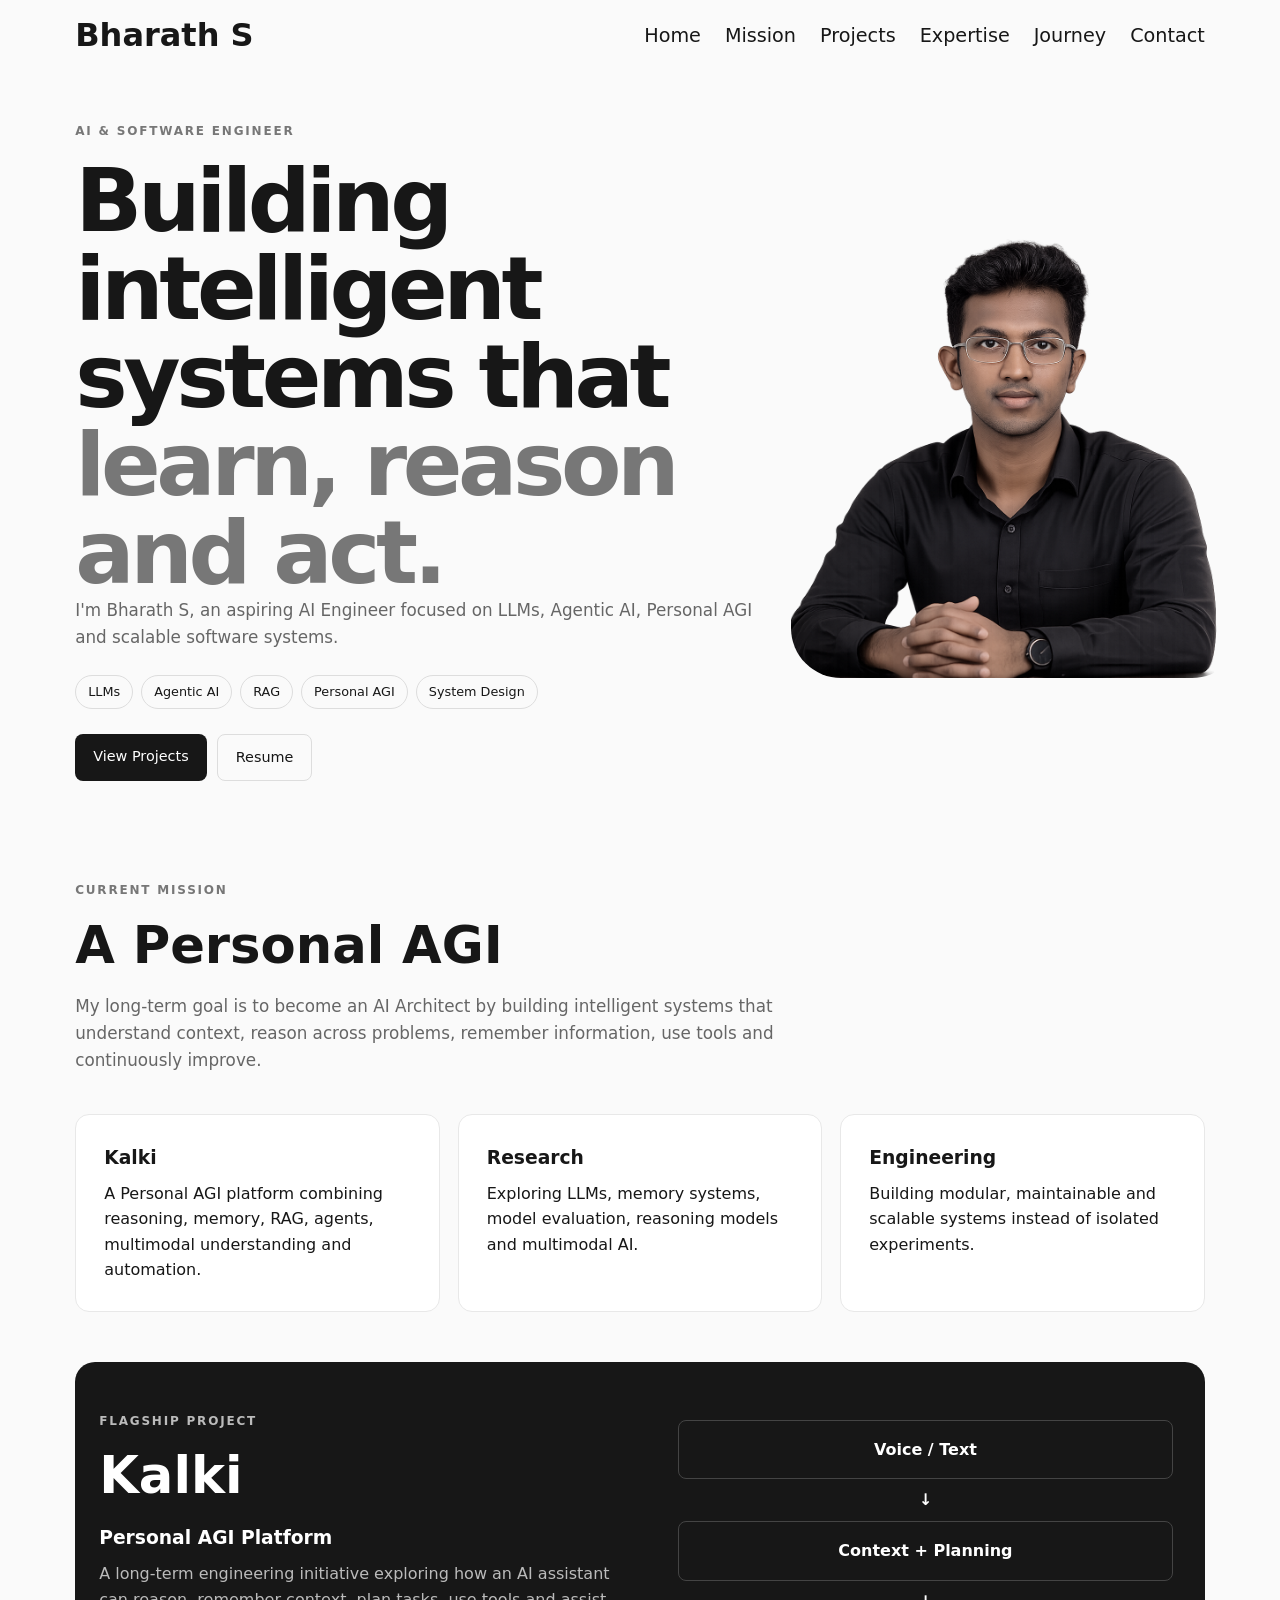
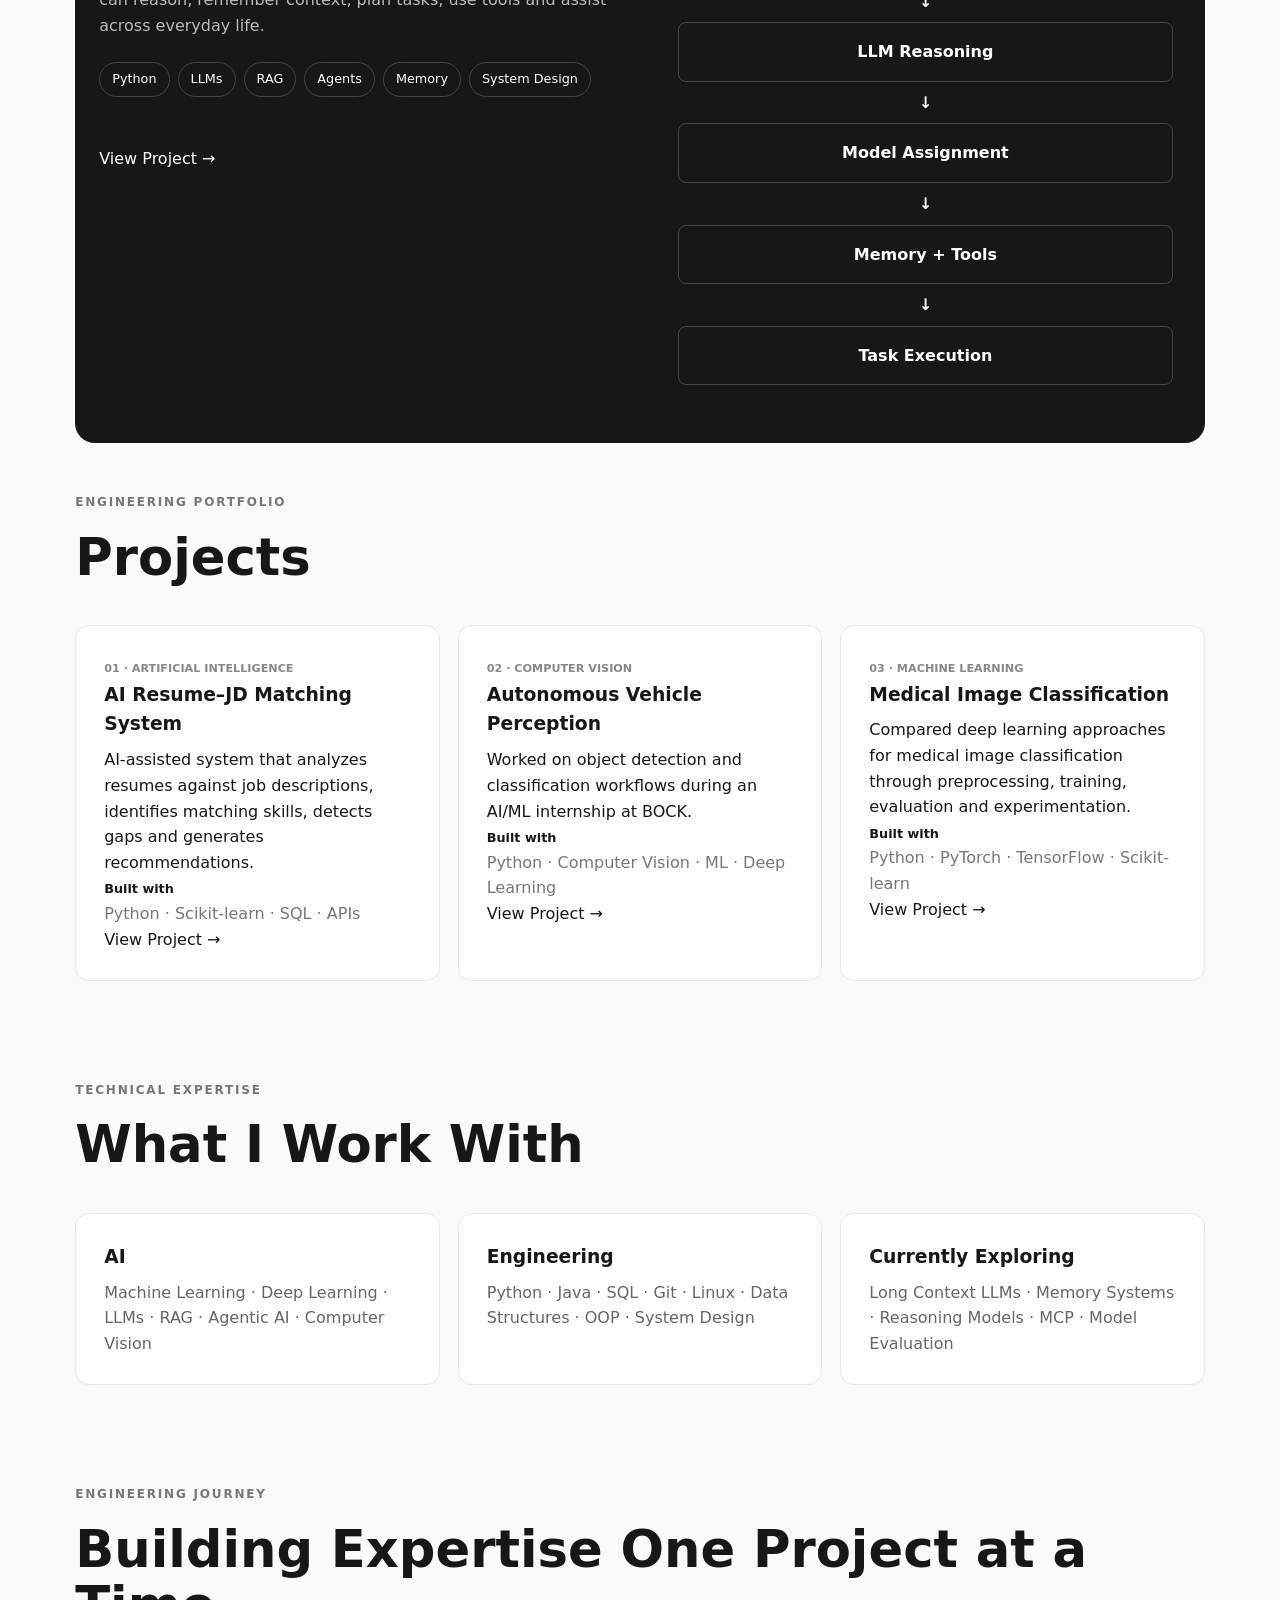
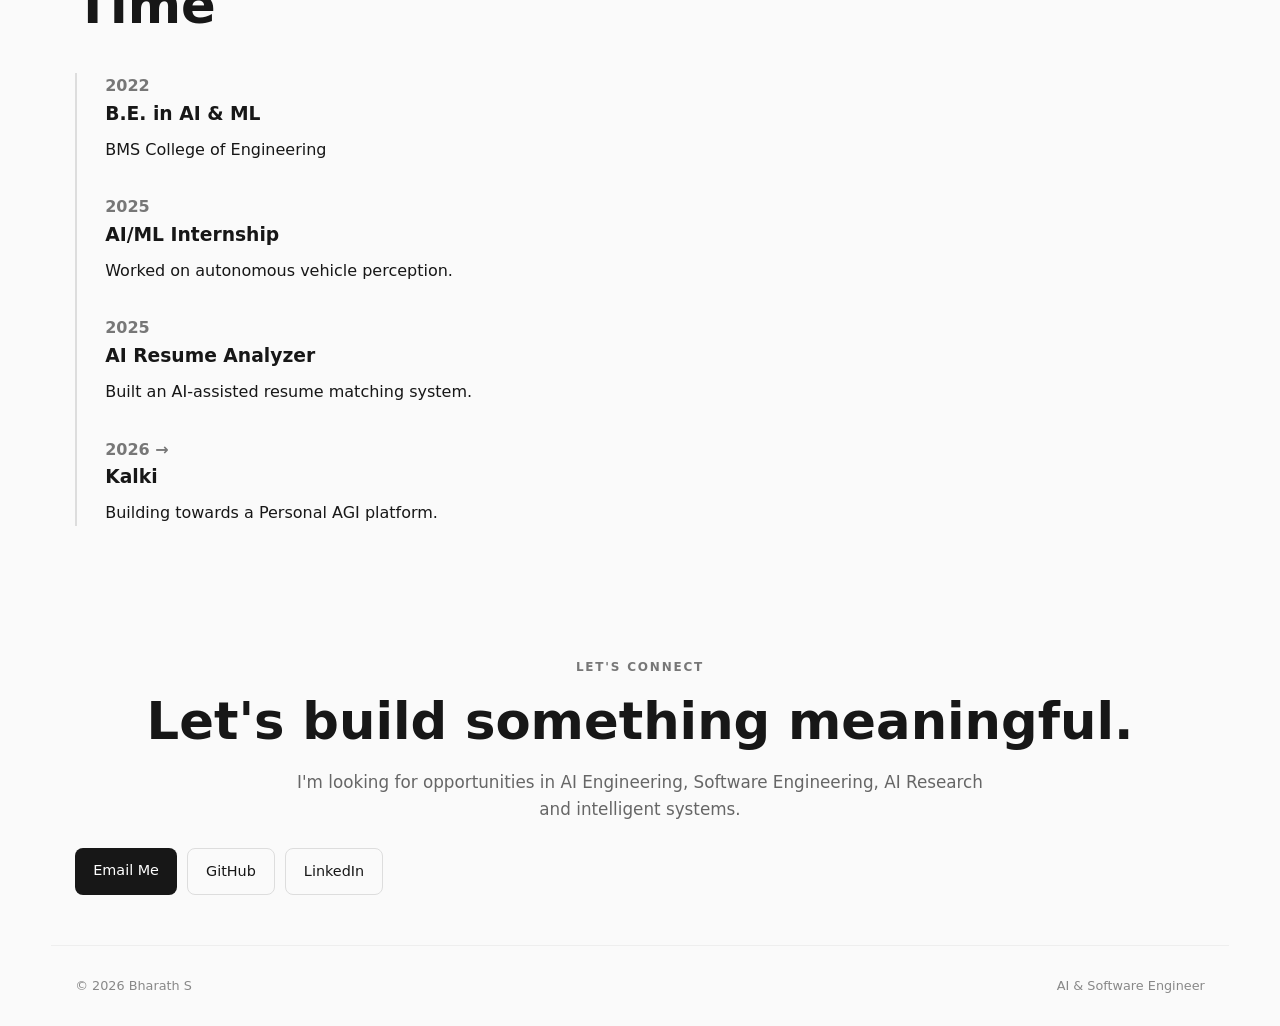
<file: index.html>
<!DOCTYPE html>
<html lang="en">
<head>
    <meta charset="UTF-8">
    <meta name="viewport" content="width=device-width, initial-scale=1.0">

    <title>Bharath S | AI & Software Engineer</title>

    <meta name="description"
          content="Bharath S — AI & Software Engineer building intelligent systems with LLMs, agents, RAG and scalable software engineering.">

    <link rel="stylesheet" href="style.css">
</head>

<body>

<header>
    <a class="logo" href="#home">Bharath S</a>

    <nav id="nav">
        <a href="#home">Home</a>
        <a href="#mission">Mission</a>
        <a href="#projects">Projects</a>
        <a href="#skills">Expertise</a>
        <a href="#journey">Journey</a>
        <a href="#contact">Contact</a>
    </nav>

    <button id="menu">☰</button>
</header>


<main>

<!-- HERO -->

<section id="home" class="hero">

    <div>
        <p class="eyebrow">AI & SOFTWARE ENGINEER</p>

        <h1>
            Building intelligent systems
            that <span>learn, reason and act.</span>
        </h1>

        <p class="lead">
            I'm Bharath S, an aspiring AI Engineer focused on
            LLMs, Agentic AI, Personal AGI and scalable software systems.
        </p>

        <div class="tags">
            <span>LLMs</span>
            <span>Agentic AI</span>
            <span>RAG</span>
            <span>Personal AGI</span>
            <span>System Design</span>
        </div>

        <div class="buttons">
            <a class="button" href="#projects">View Projects</a>
            <a class="button secondary" href="assets/Bharath_resume.pdf", target="_blank">
                Resume
            </a>
        </div>
    </div>

    <div class="photo">
        <img src="assets/Bharath_profile.png" alt="Bharath S">
    </div>

</section>


<!-- MISSION -->

<section id="mission">

    <p class="eyebrow">CURRENT MISSION</p>

    <h2>A Personal AGI</h2>

    <p class="section-text">
        My long-term goal is to become an AI Architect by building
        intelligent systems that understand context, reason across
        problems, remember information, use tools and continuously improve.
    </p>

    <div class="grid three">

        <article>
            <h3>Kalki</h3>
            <p>
                A Personal AGI platform combining reasoning, memory,
                RAG, agents, multimodal understanding and automation.
            </p>
        </article>

        <article>
            <h3>Research</h3>
            <p>
                Exploring LLMs, memory systems, model evaluation,
                reasoning models and multimodal AI.
            </p>
        </article>

        <article>
            <h3>Engineering</h3>
            <p>
                Building modular, maintainable and scalable systems
                instead of isolated experiments.
            </p>
        </article>

    </div>

</section>


<!-- KALKI -->
<section class="featured">

    <div>
        <p class="eyebrow">FLAGSHIP PROJECT</p>

        <h2>Kalki</h2>

        <h3>Personal AGI Platform</h3>

        <p>
            A long-term engineering initiative exploring how an AI
            assistant can reason, remember context, plan tasks,
            use tools and assist across everyday life.
        </p>

        <div class="tags">
            <span>Python</span>
            <span>LLMs</span>
            <span>RAG</span>
            <span>Agents</span>
            <span>Memory</span>
            <span>System Design</span>
        </div>
    </br>
        <a href="Kalki.html" target="_blank" class="link" style="text-align: center ;">View Project →</a>
    </div>
    
    <div class="architecture">
        <div>Voice / Text</div>
        ↓
        <div>Context + Planning</div>
        ↓
        <div>LLM Reasoning</div>
        ↓
        <div>Model Assignment</div>
        ↓
        <div>Memory + Tools</div>
        ↓
        <div>Task Execution</div>
    </div>
    
</section>

<!-- PROJECTS -->

<section id="projects">

    <p class="eyebrow">ENGINEERING PORTFOLIO</p>

    <h2>Projects</h2>

    <div class="grid">

        <article class="project">
            <small>01 · ARTIFICIAL INTELLIGENCE</small>

            <h3>AI Resume–JD Matching System</h3>

            <p>
                AI-assisted system that analyzes resumes against
                job descriptions, identifies matching skills,
                detects gaps and generates recommendations.
            </p>

            <strong>Built with</strong>

            <p class="muted">
                Python · Scikit-learn · SQL · APIs
            </p>

            <a href="#" class="link">View Project →</a>
        </article>


        <article class="project">
            <small>02 · COMPUTER VISION</small>

            <h3>Autonomous Vehicle Perception</h3>

            <p>
                Worked on object detection and classification
                workflows during an AI/ML internship at BOCK.
            </p>

            <strong>Built with</strong>

            <p class="muted">
                Python · Computer Vision · ML · Deep Learning
            </p>

            <a href="#" class="link">View Project →</a>
        </article>


        <article class="project">
            <small>03 · MACHINE LEARNING</small>

            <h3>Medical Image Classification</h3>

            <p>
                Compared deep learning approaches for medical
                image classification through preprocessing,
                training, evaluation and experimentation.
            </p>

            <strong>Built with</strong>

            <p class="muted">
                Python · PyTorch · TensorFlow · Scikit-learn
            </p>

            <a href="#" class="link">View Project →</a>
        </article>

    </div>

</section>


<!-- EXPERTISE -->

<section id="skills">

    <p class="eyebrow">TECHNICAL EXPERTISE</p>

    <h2>What I Work With</h2>

    <div class="skills">

        <div>
            <h3>AI</h3>
            <p>
                Machine Learning · Deep Learning · LLMs ·
                RAG · Agentic AI · Computer Vision
            </p>
        </div>

        <div>
            <h3>Engineering</h3>
            <p>
                Python · Java · SQL · Git · Linux ·
                Data Structures · OOP · System Design
            </p>
        </div>

        <div>
            <h3>Currently Exploring</h3>
            <p>
                Long Context LLMs · Memory Systems ·
                Reasoning Models · MCP · Model Evaluation
            </p>
        </div>

    </div>

</section>


<!-- JOURNEY -->

<section id="journey">

    <p class="eyebrow">ENGINEERING JOURNEY</p>

    <h2>Building Expertise One Project at a Time</h2>

    <div class="timeline">

        <div>
            <b>2022</b>
            <h3>B.E. in AI & ML</h3>
            <p>BMS College of Engineering</p>
        </div>

        <div>
            <b>2025</b>
            <h3>AI/ML Internship</h3>
            <p>Worked on autonomous vehicle perception.</p>
        </div>

        <div>
            <b>2025</b>
            <h3>AI Resume Analyzer</h3>
            <p>Built an AI-assisted resume matching system.</p>
        </div>

        <div>
            <b>2026 →</b>
            <h3>Kalki</h3>
            <p>Building towards a Personal AGI platform.</p>
        </div>

    </div>

</section>


<!-- CONTACT -->

<section id="contact" class="contact">

    <p class="eyebrow">LET'S CONNECT</p>

    <h2>Let's build something meaningful.</h2>

    <p>
        I'm looking for opportunities in AI Engineering,
        Software Engineering, AI Research and intelligent systems.
    </p>

    <div class="buttons">
        <a class="button" href="mailto:bharathh31313@gmail.com">
            Email Me
        </a>

        <a class="button secondary"
           href="https://github.com/Bharath-s-engineer"
           target="_blank">
            GitHub
        </a>

        <a class="button secondary"
           href="https://www.linkedin.com/in/bharath-s-80394927a/"
           target="_blank">
            LinkedIn
        </a>
    </div>

</section>

</main>


<footer>
    <p>© <span id="year"></span> Bharath S</p>
    <p>AI & Software Engineer</p>
</footer>


<script src="script.js"></script>

</body>
</html>
</file>
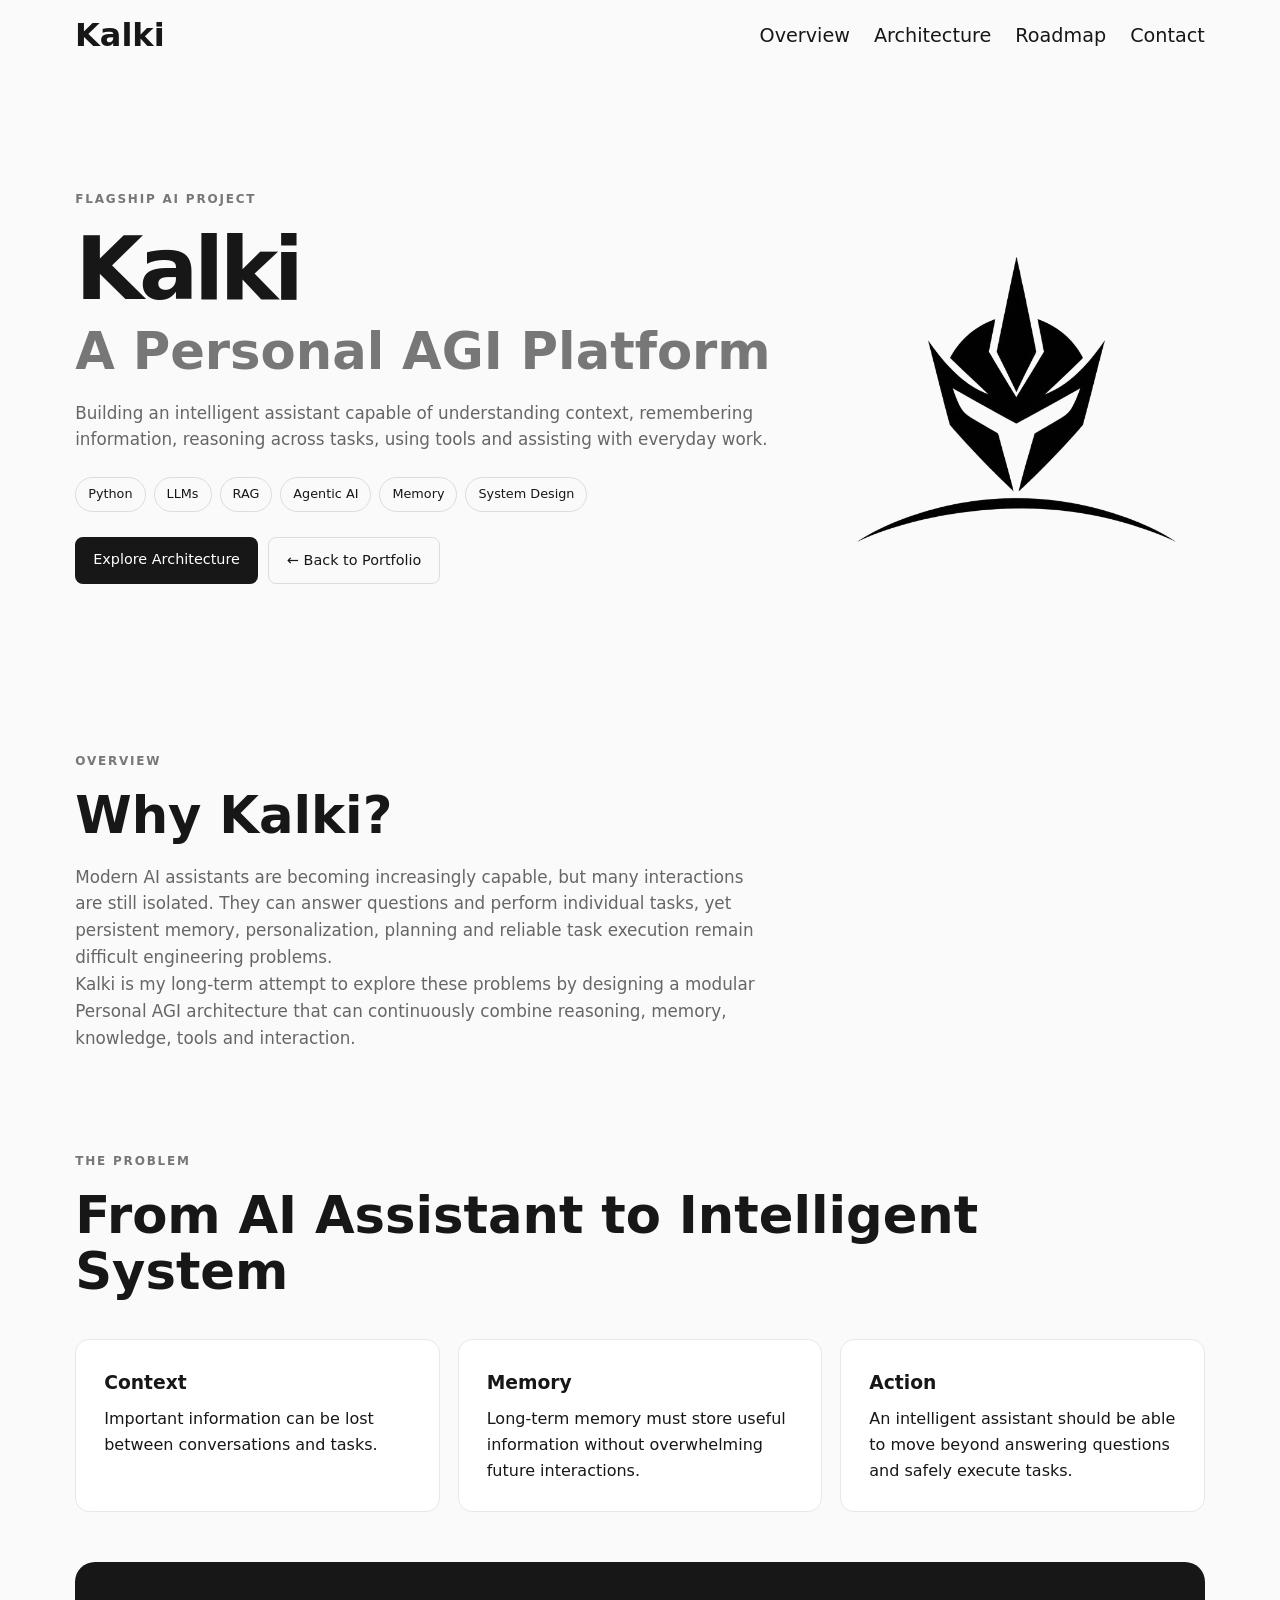
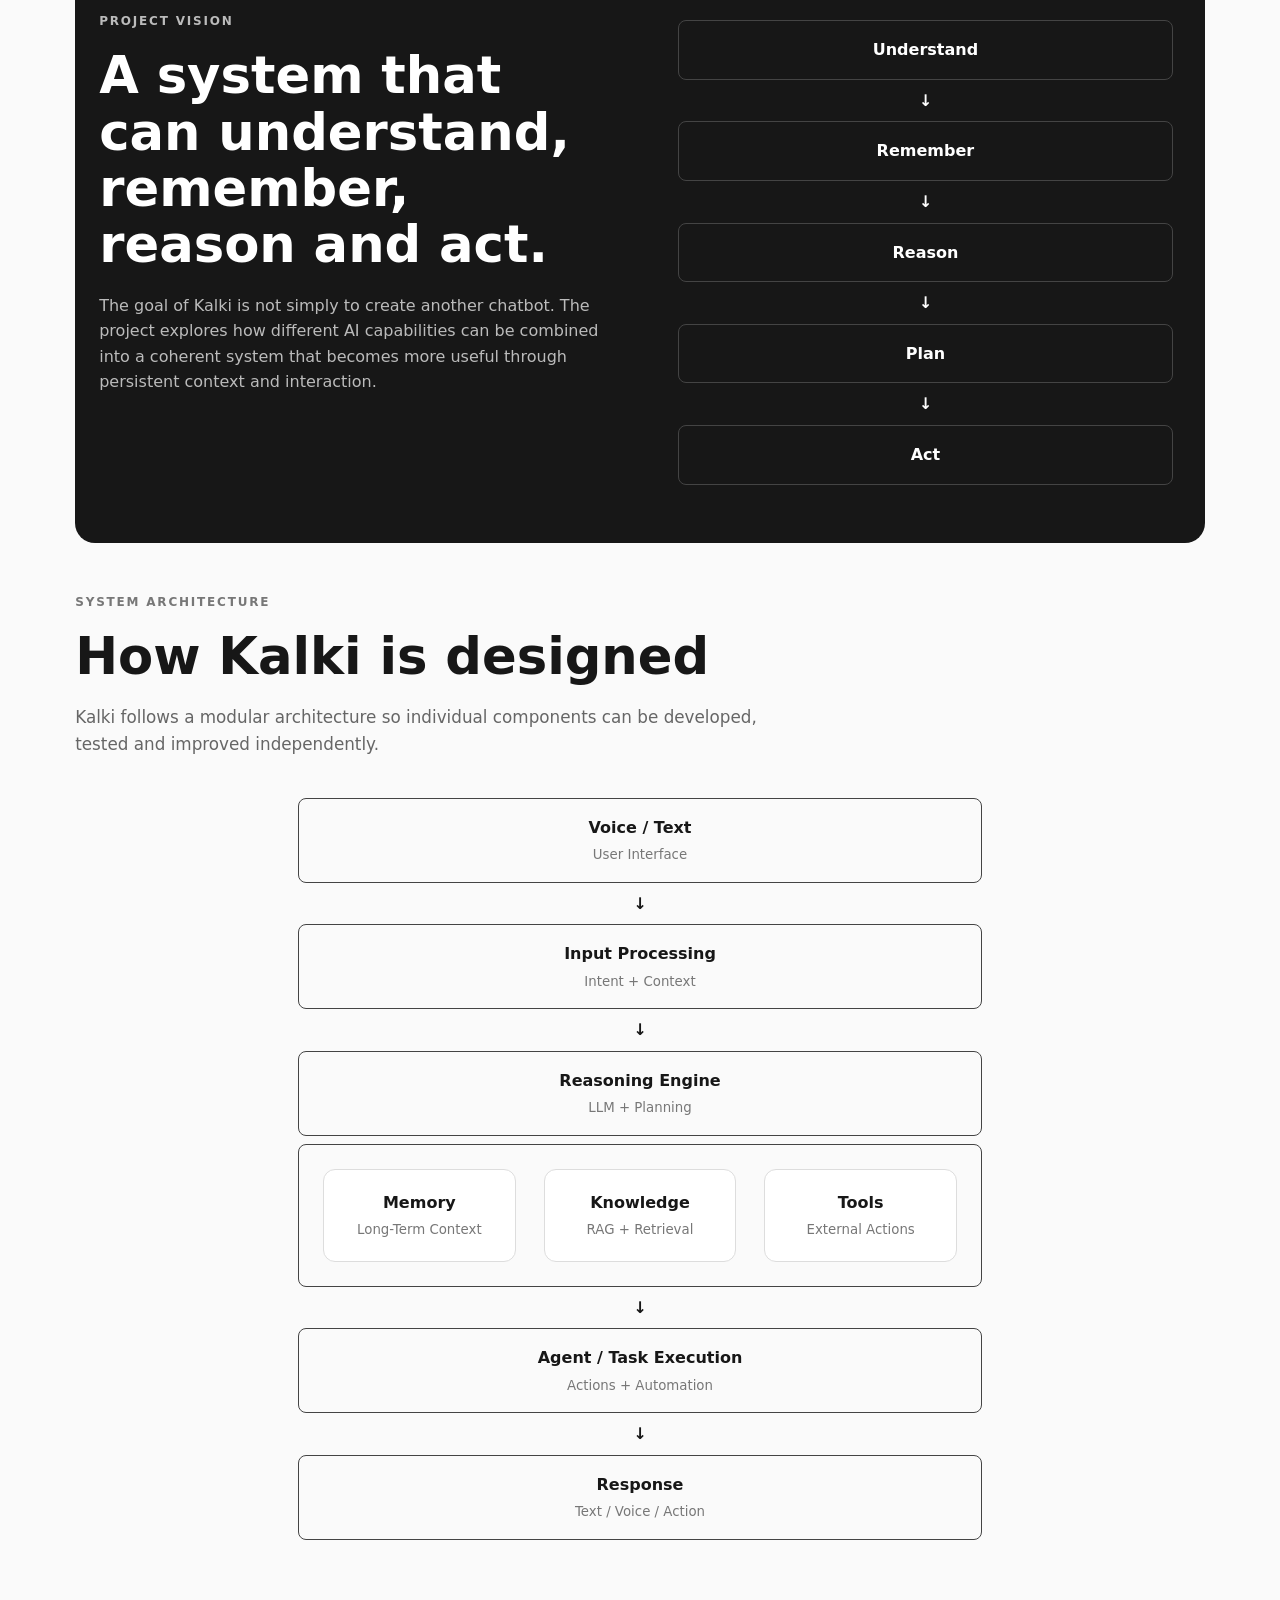
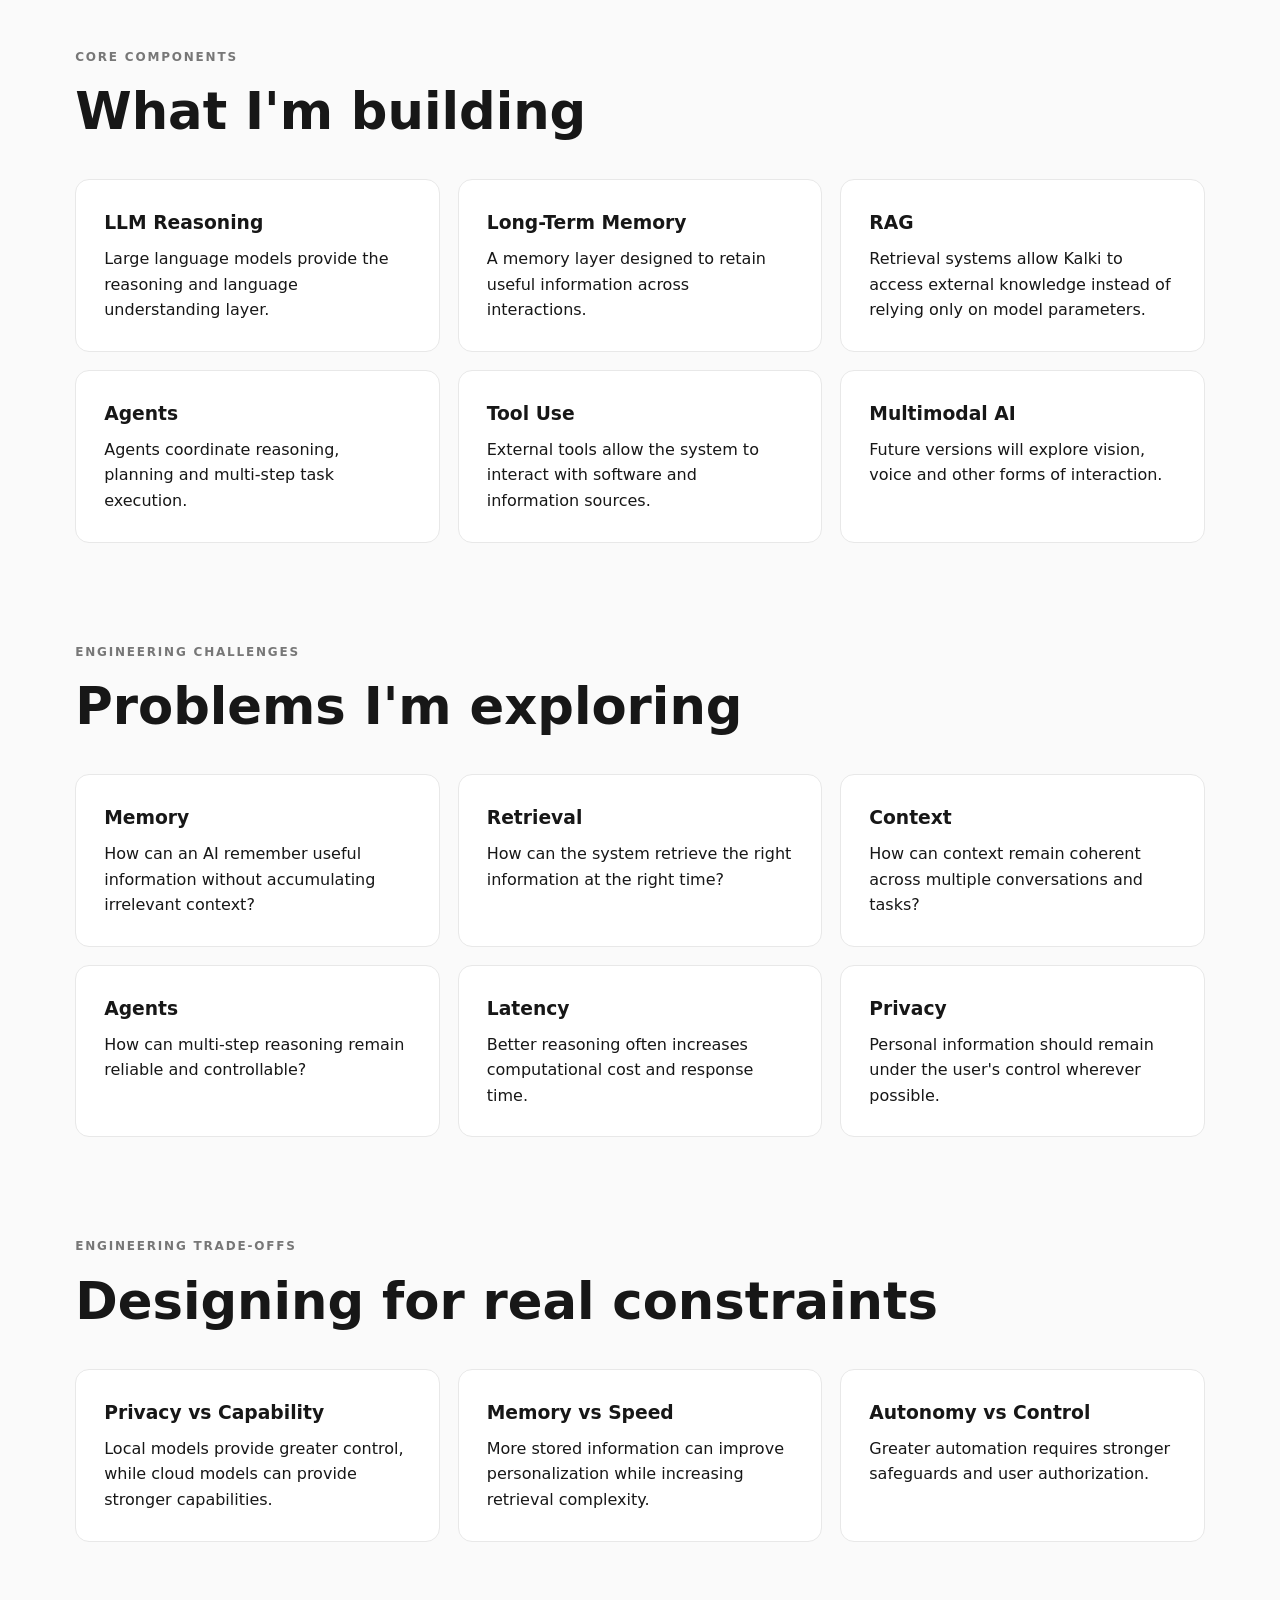
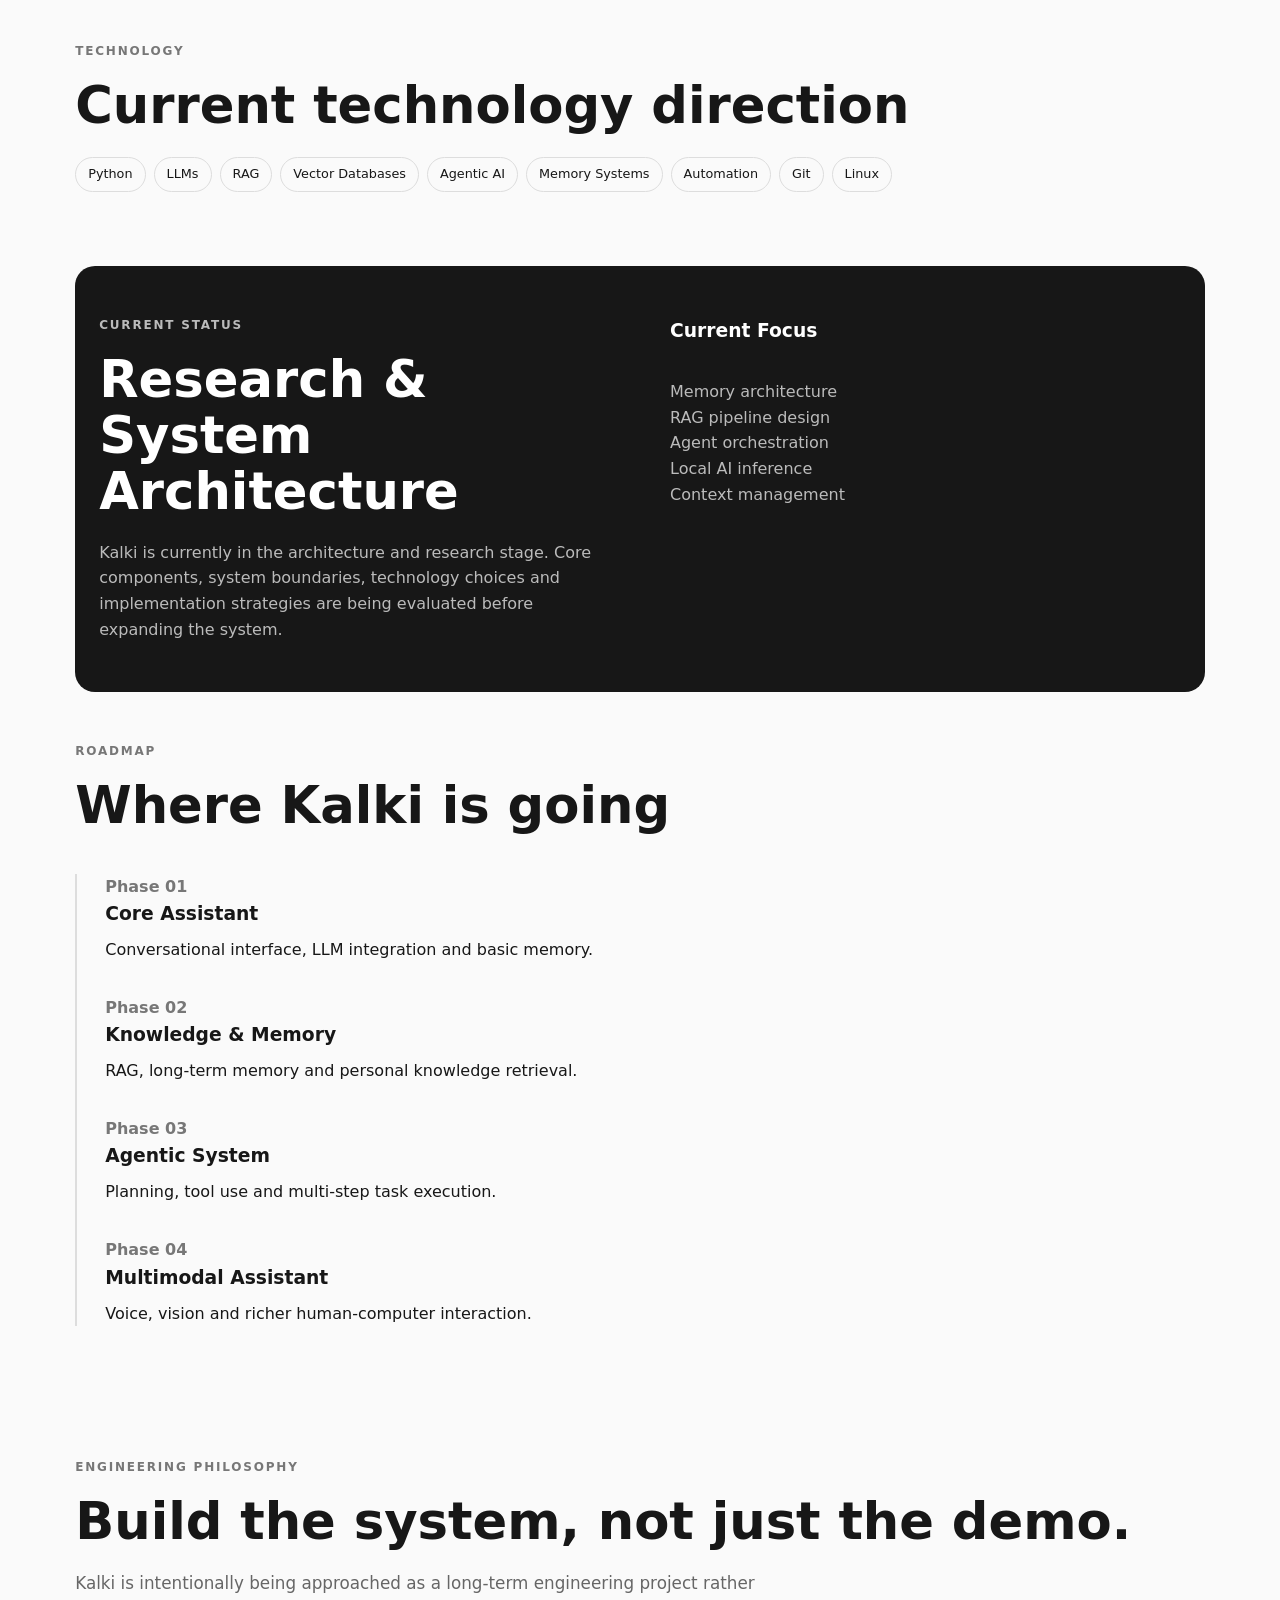
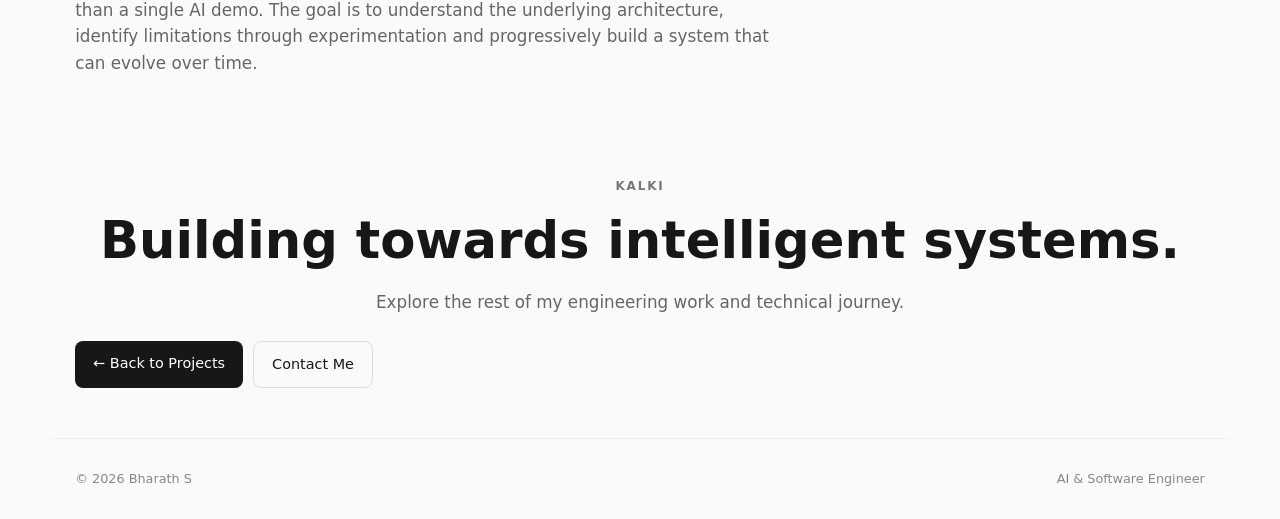
<file: Kalki.html>
<!DOCTYPE html>
<html lang="en">
<head>
    <meta charset="UTF-8">
    <meta name="viewport" content="width=device-width, initial-scale=1.0">
    <title>Kalki | Personal AGI Platform — Bharath S</title>
    <meta name="description" content="Kalki — a Personal AGI platform designed by Bharath S to explore memory, reasoning, agents, RAG, multimodal AI and intelligent task execution.">
    <link rel="stylesheet" href="style.css">
</head>

<body>
    <header>
        <a class="logo" href="Kalki.html">Kalki</a>
        <nav>
            <a href="#overview">Overview</a>
            <a href="#architecture">Architecture</a>
            <a href="#roadmap">Roadmap</a>
            <a href="index.html">Contact</a>
        </nav>
    </header>

    <main>
        <!-- Project Hero -->
        <section class="hero project-hero">
            <div>
                <p class="eyebrow">FLAGSHIP AI PROJECT</p>
                <h1>Kalki</h1>
                <h2>A Personal AGI Platform</h2>
                <p class="lead">
                    Building an intelligent assistant capable of understanding context,
                    remembering information, reasoning across tasks, using tools and
                    assisting with everyday work.
                </p>

                <div class="tags">
                    <span>Python</span>
                    <span>LLMs</span>
                    <span>RAG</span>
                    <span>Agentic AI</span>
                    <span>Memory</span>
                    <span>System Design</span>
                </div>

                <div class="buttons">
                    <a class="button" href="#architecture">Explore Architecture</a>
                    <a class="button secondary" href="index.html">← Back to Portfolio</a>
                </div>
            </div>

            <div class="project-logo">
                <img src="assets/Kalki.png" alt="Kalki Image">
            </div>
        </section>

        <!-- Overview -->
        <section id="overview">
            <p class="eyebrow">OVERVIEW</p>
            <h2>Why Kalki?</h2>
            <p class="section-text">
                Modern AI assistants are becoming increasingly capable, but many
                interactions are still isolated. They can answer questions and perform
                individual tasks, yet persistent memory, personalization, planning and
                reliable task execution remain difficult engineering problems.
            </p>
            <p class="section-text">
                Kalki is my long-term attempt to explore these problems by designing
                a modular Personal AGI architecture that can continuously combine
                reasoning, memory, knowledge, tools and interaction.
            </p>
        </section>

        <!-- Problem -->
        <section>
            <p class="eyebrow">THE PROBLEM</p>
            <h2>From AI Assistant to Intelligent System</h2>

            <div class="grid three">
                <article>
                    <h3>Context</h3>
                    <p>Important information can be lost between conversations and tasks.</p>
                </article>

                <article>
                    <h3>Memory</h3>
                    <p>Long-term memory must store useful information without overwhelming future interactions.</p>
                </article>

                <article>
                    <h3>Action</h3>
                    <p>An intelligent assistant should be able to move beyond answering questions and safely execute tasks.</p>
                </article>
            </div>
        </section>

        <!-- Vision -->
        <section class="featured">
            <div>
                <p class="eyebrow">PROJECT VISION</p>
                <h2>A system that can understand, remember, reason and act.</h2>
                <p>
                    The goal of Kalki is not simply to create another chatbot.
                    The project explores how different AI capabilities can be combined
                    into a coherent system that becomes more useful through persistent
                    context and interaction.
                </p>
            </div>

            <div class="architecture">
                <div>Understand</div>
                ↓
                <div>Remember</div>
                ↓
                <div>Reason</div>
                ↓
                <div>Plan</div>
                ↓
                <div>Act</div>
            </div>
        </section>

        <!-- Architecture -->
        <section id="architecture">
            <p class="eyebrow">SYSTEM ARCHITECTURE</p>
            <h2>How Kalki is designed</h2>
            <p class="section-text">
                Kalki follows a modular architecture so individual components can be
                developed, tested and improved independently.
            </p>

            <div class="architecture kalki-architecture">
                <div>
                    <strong>Voice / Text</strong>
                    <small>User Interface</small>
                </div>

                ↓

                <div>
                    <strong>Input Processing</strong>
                    <small>Intent + Context</small>
                </div>

                ↓

                <div>
                    <strong>Reasoning Engine</strong>
                    <small>LLM + Planning</small>
                </div>

                <div class="architecture-row">
                    <div>
                        <strong>Memory</strong>
                        <small>Long-Term Context</small>
                    </div>
                    <div>
                        <strong>Knowledge</strong>
                        <small>RAG + Retrieval</small>
                    </div>
                    <div>
                        <strong>Tools</strong>
                        <small>External Actions</small>
                    </div>
                </div>

                ↓

                <div>
                    <strong>Agent / Task Execution</strong>
                    <small>Actions + Automation</small>
                </div>

                ↓

                <div>
                    <strong>Response</strong>
                    <small>Text / Voice / Action</small>
                </div>
            </div>
        </section>

        <!-- Core Components -->
        <section>
            <p class="eyebrow">CORE COMPONENTS</p>
            <h2>What I'm building</h2>

            <div class="grid">
                <article>
                    <h3>LLM Reasoning</h3>
                    <p>Large language models provide the reasoning and language understanding layer.</p>
                </article>

                <article>
                    <h3>Long-Term Memory</h3>
                    <p>A memory layer designed to retain useful information across interactions.</p>
                </article>

                <article>
                    <h3>RAG</h3>
                    <p>Retrieval systems allow Kalki to access external knowledge instead of relying only on model parameters.</p>
                </article>

                <article>
                    <h3>Agents</h3>
                    <p>Agents coordinate reasoning, planning and multi-step task execution.</p>
                </article>

                <article>
                    <h3>Tool Use</h3>
                    <p>External tools allow the system to interact with software and information sources.</p>
                </article>

                <article>
                    <h3>Multimodal AI</h3>
                    <p>Future versions will explore vision, voice and other forms of interaction.</p>
                </article>
            </div>
        </section>

        <!-- Engineering Challenges -->
        <section>
            <p class="eyebrow">ENGINEERING CHALLENGES</p>
            <h2>Problems I'm exploring</h2>

            <div class="grid three">
                <article>
                    <h3>Memory</h3>
                    <p>How can an AI remember useful information without accumulating irrelevant context?</p>
                </article>

                <article>
                    <h3>Retrieval</h3>
                    <p>How can the system retrieve the right information at the right time?</p>
                </article>

                <article>
                    <h3>Context</h3>
                    <p>How can context remain coherent across multiple conversations and tasks?</p>
                </article>

                <article>
                    <h3>Agents</h3>
                    <p>How can multi-step reasoning remain reliable and controllable?</p>
                </article>

                <article>
                    <h3>Latency</h3>
                    <p>Better reasoning often increases computational cost and response time.</p>
                </article>

                <article>
                    <h3>Privacy</h3>
                    <p>Personal information should remain under the user's control wherever possible.</p>
                </article>
            </div>
        </section>

        <!-- Engineering Trade-offs -->
        <section>
            <p class="eyebrow">ENGINEERING TRADE-OFFS</p>
            <h2>Designing for real constraints</h2>

            <div class="grid">
                <article>
                    <h3>Privacy vs Capability</h3>
                    <p>Local models provide greater control, while cloud models can provide stronger capabilities.</p>
                </article>

                <article>
                    <h3>Memory vs Speed</h3>
                    <p>More stored information can improve personalization while increasing retrieval complexity.</p>
                </article>

                <article>
                    <h3>Autonomy vs Control</h3>
                    <p>Greater automation requires stronger safeguards and user authorization.</p>
                </article>
            </div>
        </section>

        <!-- Technology -->
        <section>
            <p class="eyebrow">TECHNOLOGY</p>
            <h2>Current technology direction</h2>

            <div class="tags">
                <span>Python</span>
                <span>LLMs</span>
                <span>RAG</span>
                <span>Vector Databases</span>
                <span>Agentic AI</span>
                <span>Memory Systems</span>
                <span>Automation</span>
                <span>Git</span>
                <span>Linux</span>
            </div>
        </section>

        <!-- Current Status -->
        <section class="featured">
            <div>
                <p class="eyebrow">CURRENT STATUS</p>
                <h2>Research & System Architecture</h2>
                <p>
                    Kalki is currently in the architecture and research stage.
                    Core components, system boundaries, technology choices and
                    implementation strategies are being evaluated before expanding
                    the system.
                </p>
            </div>

            <div>
                <h3>Current Focus</h3>
                <br>
                <p>Memory architecture</p>
                <p>RAG pipeline design</p>
                <p>Agent orchestration</p>
                <p>Local AI inference</p>
                <p>Context management</p>
            </div>
        </section>

        <!-- Roadmap -->
        <section id="roadmap">
            <p class="eyebrow">ROADMAP</p>
            <h2>Where Kalki is going</h2>

            <div class="timeline">
                <div>
                    <b>Phase 01</b>
                    <h3>Core Assistant</h3>
                    <p>Conversational interface, LLM integration and basic memory.</p>
                </div>

                <div>
                    <b>Phase 02</b>
                    <h3>Knowledge & Memory</h3>
                    <p>RAG, long-term memory and personal knowledge retrieval.</p>
                </div>

                <div>
                    <b>Phase 03</b>
                    <h3>Agentic System</h3>
                    <p>Planning, tool use and multi-step task execution.</p>
                </div>

                <div>
                    <b>Phase 04</b>
                    <h3>Multimodal Assistant</h3>
                    <p>Voice, vision and richer human-computer interaction.</p>
                </div>
            </div>
        </section>

        <!-- Engineering Philosophy -->
        <section>
            <p class="eyebrow">ENGINEERING PHILOSOPHY</p>
            <h2>Build the system, not just the demo.</h2>
            <p class="section-text">
                Kalki is intentionally being approached as a long-term engineering
                project rather than a single AI demo. The goal is to understand the
                underlying architecture, identify limitations through experimentation
                and progressively build a system that can evolve over time.
            </p>
        </section>

        <!-- Contact -->
        <section class="contact">
            <p class="eyebrow">KALKI</p>
            <h2>Building towards intelligent systems.</h2>
            <p>Explore the rest of my engineering work and technical journey.</p>

            <div class="buttons">
                <a class="button" href="index.html#projects">← Back to Projects</a>
                <a class="button secondary" href="index.html#contact">Contact Me</a>
            </div>
        </section>
    </main>

    <footer>
        <p>© 2026 Bharath S</p>
        <p>AI & Software Engineer</p>
    </footer>
</body>
</html>
</file>
<file: style.css>
/* RESET */

* {
    box-sizing: border-box;
    margin: 0;
    padding: 0;
}

html {
    scroll-behavior: smooth;
}

body {
    font-family: Inter, system-ui, sans-serif;
    line-height: 1.6;
    color: #171717;
    background: #fafafa;
}

a {
    color: inherit;
    text-decoration: none;
}


/* LAYOUT */

header,
main,
footer {
    max-width: 92%;
    margin: auto;
}

header {
    height: 72px;
    padding: 0 24px;
    display: flex;
    align-items: center;
    justify-content: space-between;
    position: sticky;
    top: 0;
    z-index: 10;
    background: rgba(250,250,250,.9);
    backdrop-filter: blur(10px);
}

.logo {
    font-weight: 800;
    font-size: 2rem;
}

nav {
    display: flex;
    gap: 24px;
    font-size: 1.2rem;
}

nav a:hover,
.link:hover {
    color: #555;
}

#menu {
    display: none;
    border: 0;
    background: none;
    font-size: 1.2rem;
}


/* SECTIONS */

section {
    padding: 50px 24px;
}

.eyebrow {
    font-size: .75rem;
    font-weight: 800;
    letter-spacing: .15em;
    color: #777;
    margin-bottom: 16px;
}

h1 {
    max-width: 760px;
    font-size: clamp(2.8rem, 7vw, 5.5rem);
    line-height: 1;
    letter-spacing: -.05em;
}

h1 span {
    color: #777;
}

h2 {
    font-size: clamp(2rem, 4vw, 3.2rem);
    line-height: 1.1;
    margin-bottom: 20px;
}

h3 {
    margin-bottom: 8px;
}

.lead,
.section-text,
section > p:not(.eyebrow) {
    max-width: 700px;
    color: #666;
    font-size: 1.05rem;
}

.muted {
    color: #777;
}


/* HERO */

.hero {
    min-height: 55vh;
    display: grid;
    grid-template-columns: 1.4fr 0.7fr;
    align-items: center;
    /* gap: rem; */
}

.photo {
    display: flex;
    justify-content: center;
    gap: 2px;
}

.photo img {
    width: min(120%, 1000px);
    aspect-ratio: 1;
    object-fit: cover;
    border-radius: 50px;
    filter: grayscale(30%);
}


/* TAGS */

.tags {
    display: flex;
    flex-wrap: wrap;
    gap: 8px;
    margin: 24px 0;
}

.tags span {
    padding: 6px 12px;
    border: 1px solid #ddd;
    border-radius: 100px;
    font-size: .8rem;
}


/* BUTTONS */

.buttons {
    display: flex;
    flex-wrap: wrap;
    gap: 10px;
    margin-top: 25px;
}

.button {
    padding: 11px 18px;
    border-radius: 8px;
    background: #171717;
    color: white;
    font-size: .9rem;
}

.button.secondary {
    background: transparent;
    color: #171717;
    border: 1px solid #ddd;
}


/* CARDS */

.grid {
    display: grid;
    grid-template-columns: repeat(3, 1fr);
    gap: 18px;
    margin-top: 40px;
}

.grid.three {
    margin-top: 40px;
}

article,
.skills > div {
    padding: 28px;
    background: white;
    border: 1px solid #e8e8e8;
    border-radius: 14px;
}

.project small {
    color: #888;
    font-size: .7rem;
    font-weight: 700;
}

.project strong {
    font-size: .8rem;
}


/* KALKI */

.featured {
    display: grid;
    grid-template-columns: 1fr 1fr;
    gap: 60px;
    background: #171717;
    color: white;
    border-radius: 20px;
    margin: 0 24px;
}

.featured p {
    color: #bbb;
}

.featured .tags span {
    border-color: #444;
}

.architecture {
    align-self: center;
    text-align: center;
    font-weight: 700;
}

.architecture div {
    padding: 16px;
    margin: 8px;
    border: 1px solid #444;
    border-radius: 8px;
}


/* SKILLS */

.skills {
    display: grid;
    grid-template-columns: repeat(3, 1fr);
    gap: 18px;
    margin-top: 40px;
}

.skills p {
    color: #666;
}


/* TIMELINE */

.timeline {
    margin-top: 40px;
    border-left: 2px solid #ddd;
    padding-left: 28px;
}

.timeline > div {
    margin-bottom: 32px;
}

.timeline b {
    color: #777;
}


/* CONTACT */

.contact {
    text-align: center;
}

.contact > p:not(.eyebrow) {
    margin: auto;
}


/* FOOTER */

footer {
    padding: 30px 24px;
    display: flex;
    justify-content: space-between;
    color: #888;
    font-size: .8rem;
    border-top: 1px solid #eee;
}


/* MOBILE */

@media (max-width: 750px) {

    nav {
        display: none;
        position: absolute;
        top: 72px;
        left: 0;
        width: 100%;
        padding: 20px;
        flex-direction: column;
        background: #fafafa;
        border-bottom: 1px solid #eee;
    }

    nav.show {
        display: flex;
    }

    #menu {
        display: block;
    }

    .hero,
    .featured,
    .grid,
    .skills {
        grid-template-columns: 1fr;
    }

    .hero {
        text-align: center;
        padding-top: 60px;
    }

    .tags,
    .buttons {
        justify-content: center;
    }

    .photo {
        order: -1;
    }

    .photo img {
        width: 240px;
    }

    section {
        padding: 70px 24px;
    }

    .featured {
        margin: 0 12px;
    }

    footer {
        flex-direction: column;
        gap: 5px;
    }
}



/* KALKI PAGE */

.project-hero {
    min-height: 70vh;
}

.project-hero h2 {
    color: #777;
    margin-top: 10px;
}

.project-status {
    padding: 30px;
    border: 1px solid #ddd;
    border-radius: 16px;
    background: white;
}

.project-status span {
    display: block;
    color: #888;
    font-size: .7rem;
    font-weight: 800;
    letter-spacing: .12em;
    margin-bottom: 10px;
}

.project-status strong {
    display: block;
    margin-bottom: 8px;
}

.project-status p {
    color: #777;
}

.kalki-architecture {
    max-width: 700px;
    margin: 40px auto 0;
}

.kalki-architecture > div {
    text-align: center;
}

.kalki-architecture small {
    display: block;
    color: #777;
    font-weight: normal;
    margin-top: 4px;
}

.architecture-row {
    display: grid;
    grid-template-columns: repeat(3, 1fr);
    gap: 12px;
    margin: 20px 0;
}

.architecture-row > div {
    padding: 20px;
    border: 1px solid #ddd;
    border-radius: 12px;
    text-align: center;
    background: white;
}

@media (max-width: 750px) {

    .architecture-row {
        grid-template-columns: 1fr;
    }

}

div.project-logo{
   display: flex;
    justify-content: center;
    align-items: center;
    max-width: 600px;
}

.project-logo img {
    width: 100%;
    height: auto;
    object-fit: contain;
}
</file>
